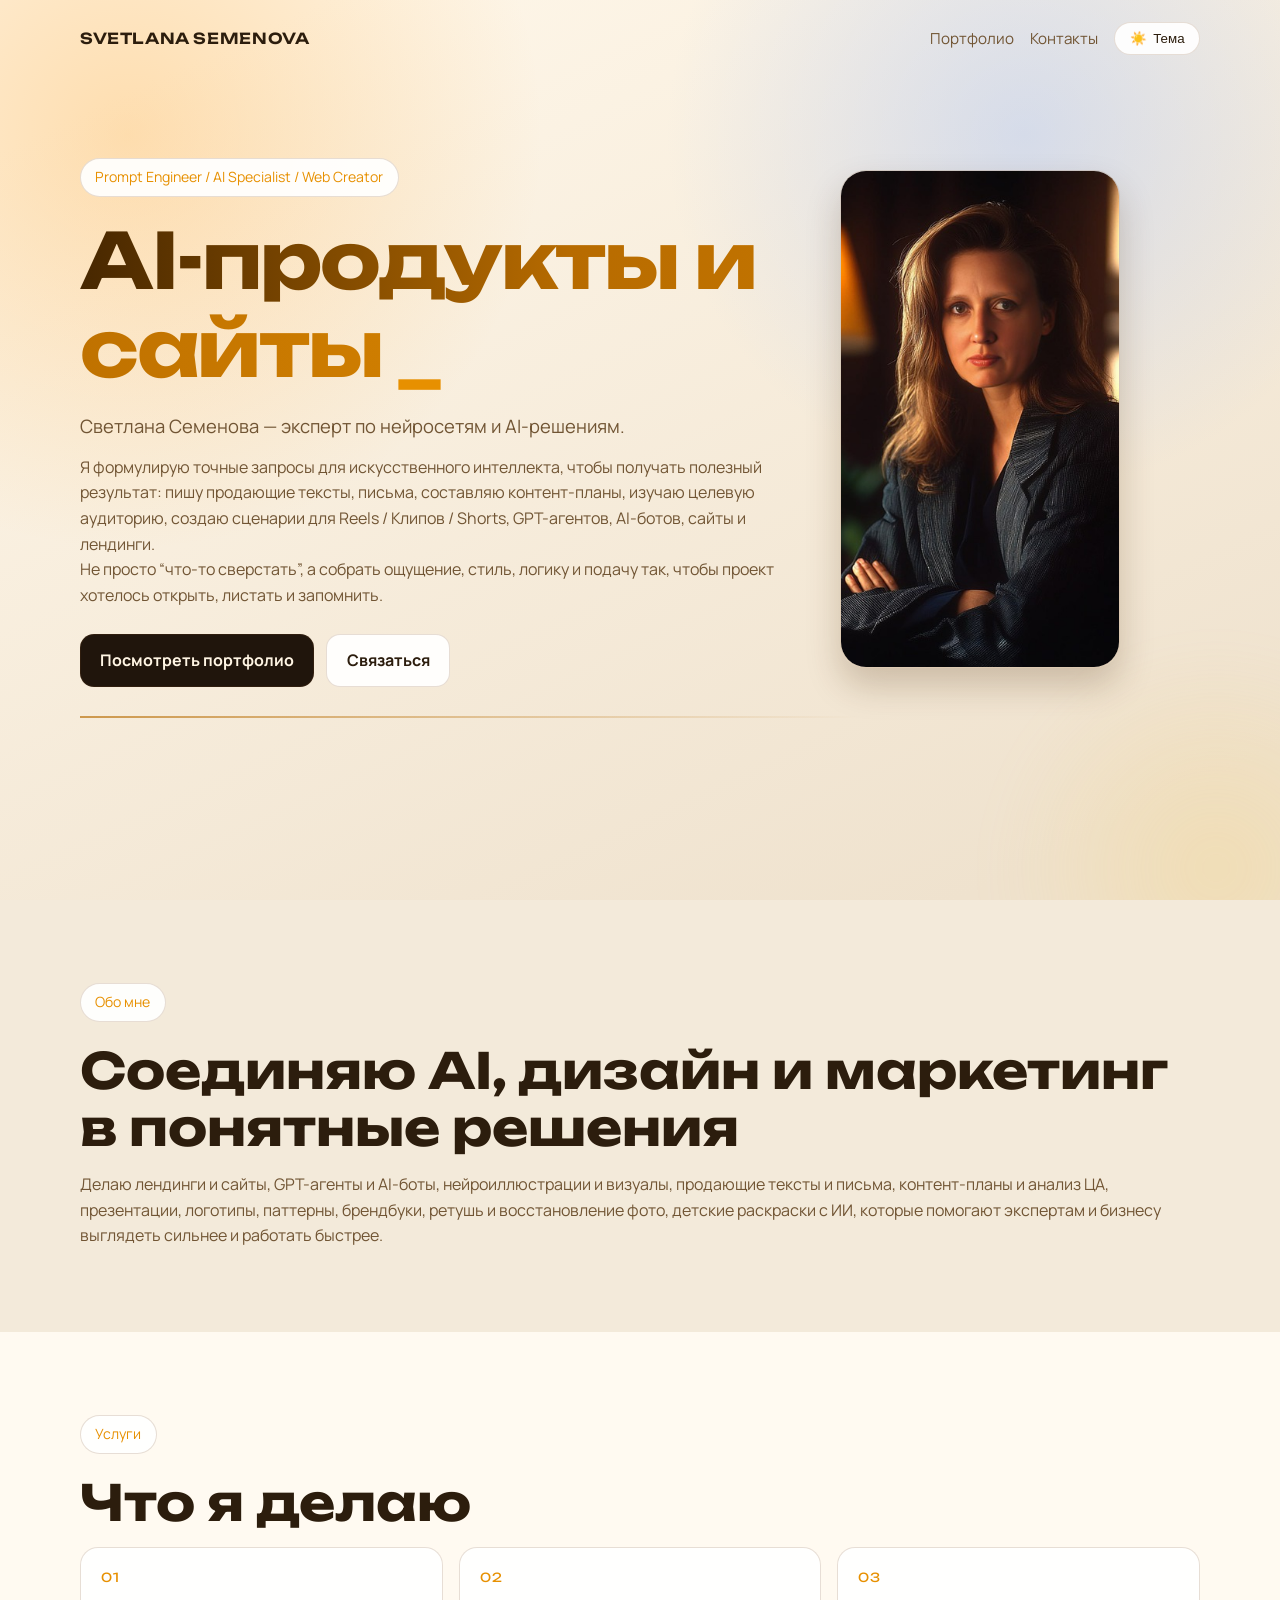
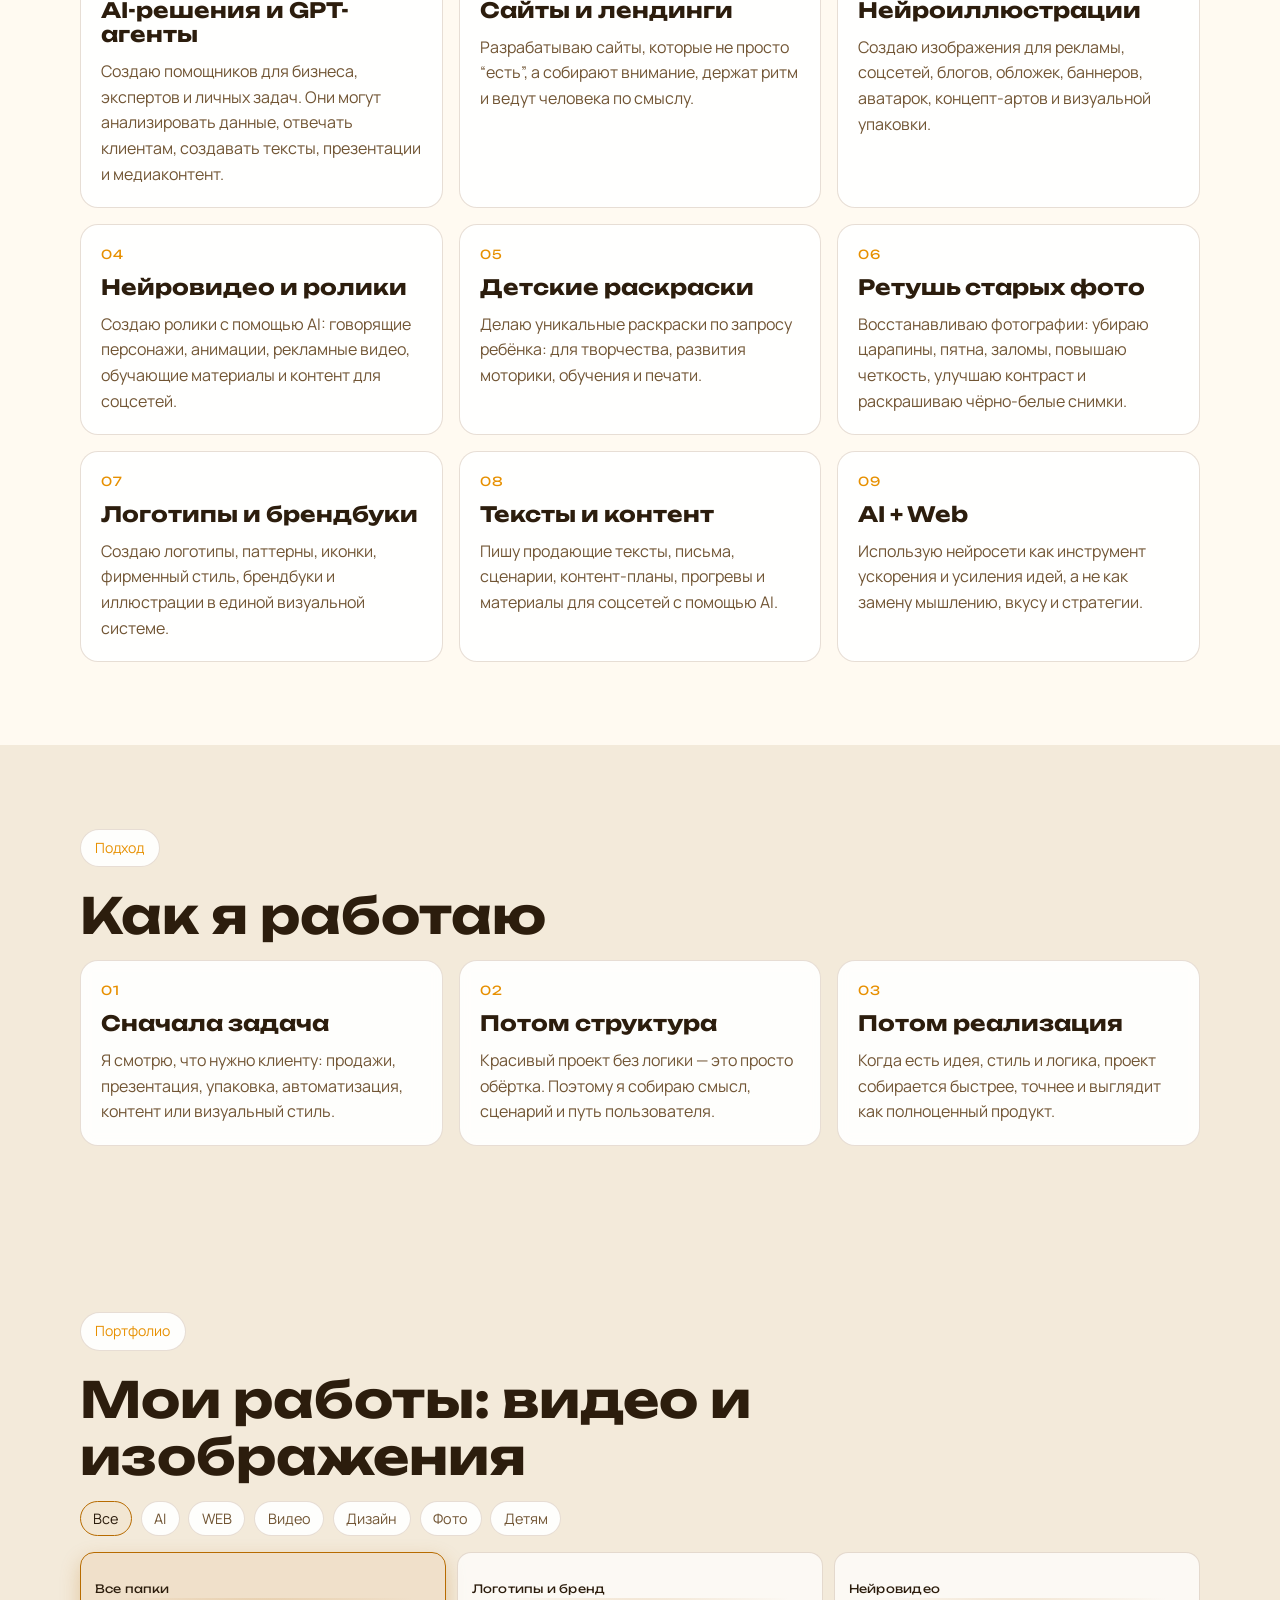
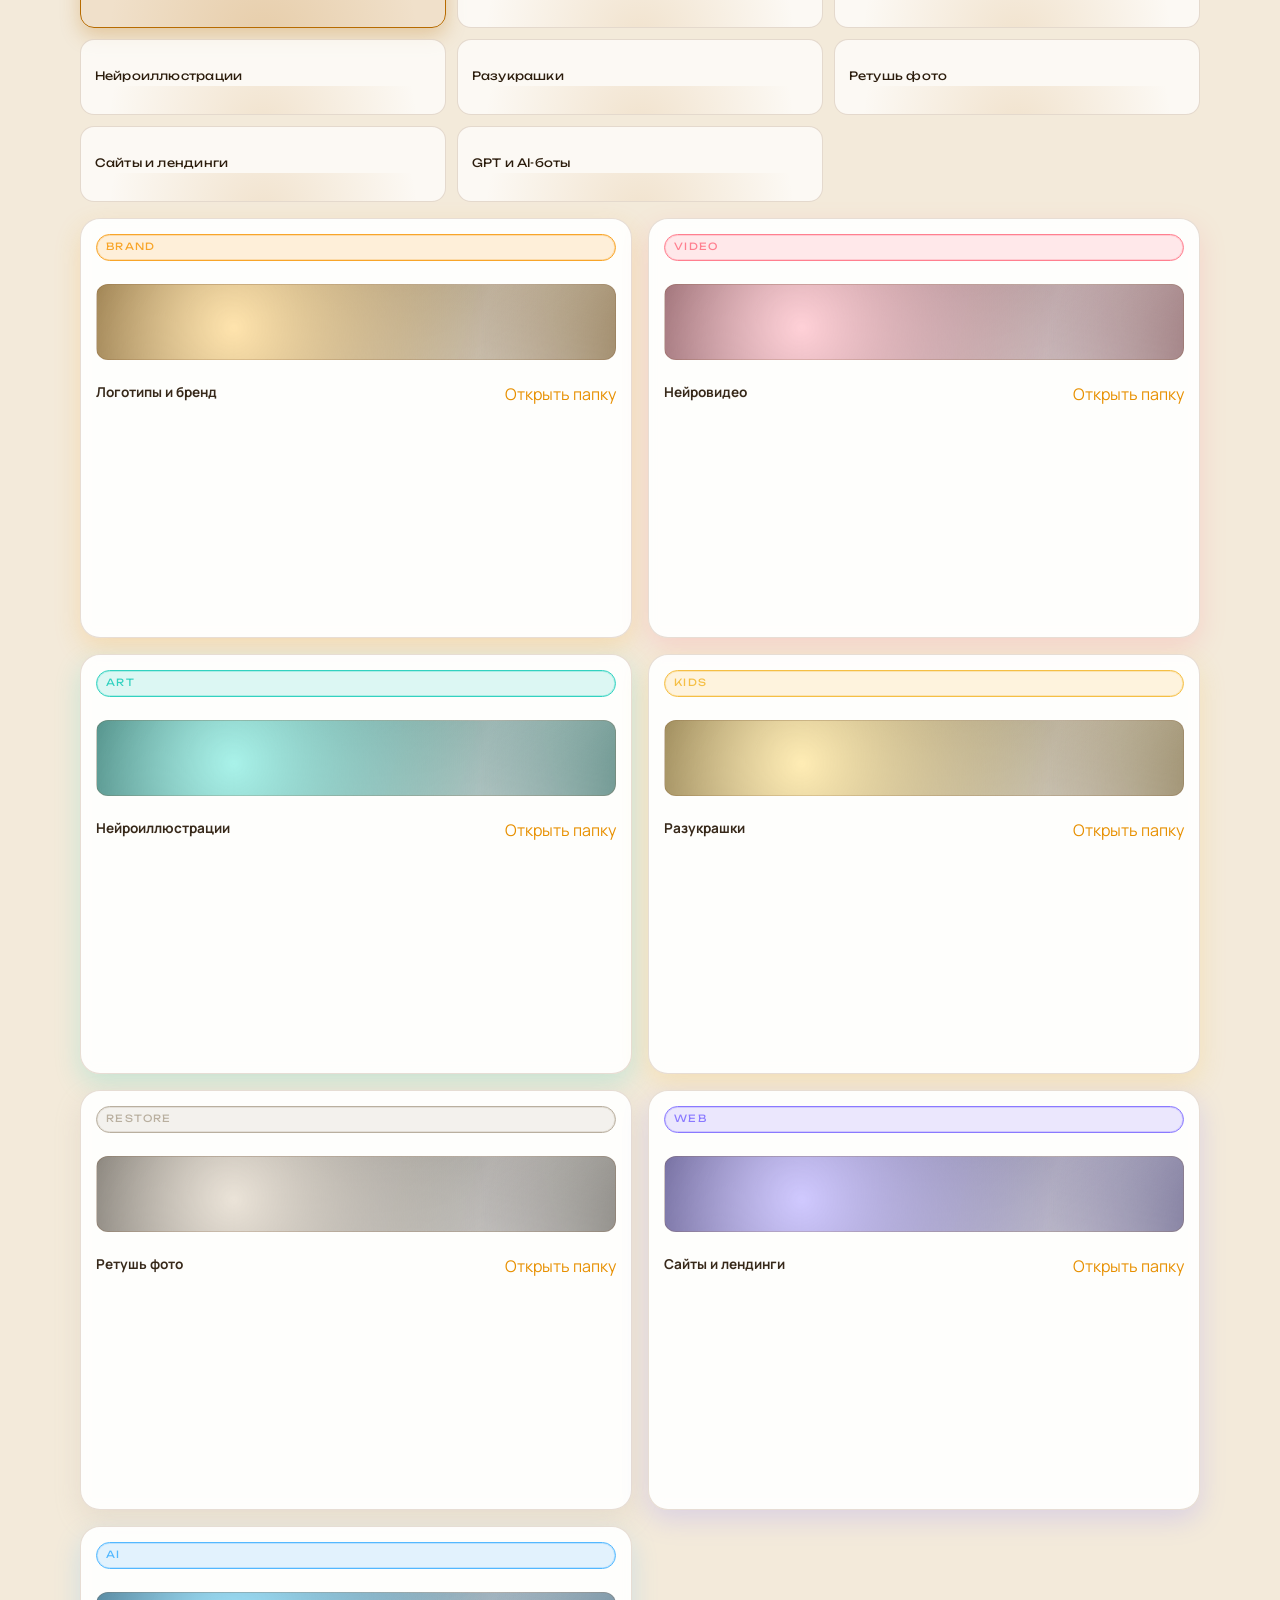
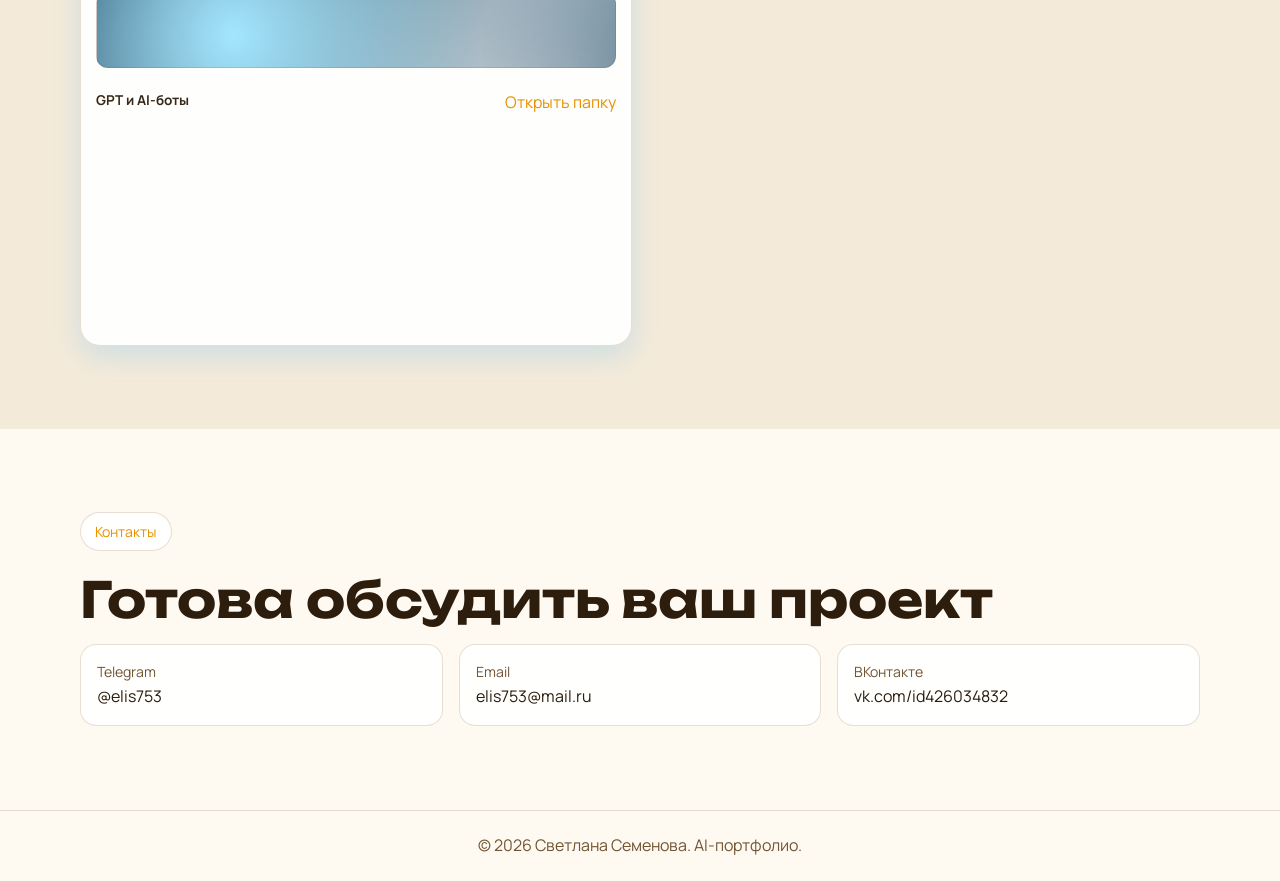
<file: index.html>
<!DOCTYPE html>
<html lang="ru">
<head>
  <meta charset="UTF-8" />
  <meta name="viewport" content="width=device-width, initial-scale=1.0" />
  <meta name="description" content="Портфолио Светланы Семеновой: AI-проекты, сайты, визуал, тексты и digital-решения." />
  <title>Светлана Семенова - AI-портфолио</title>
  <link rel="preconnect" href="https://fonts.googleapis.com" />
  <link rel="preconnect" href="https://fonts.gstatic.com" crossorigin />
  <link href="https://fonts.googleapis.com/css2?family=Manrope:wght@400;500;700;800&family=Unbounded:wght@400;600;700&display=swap" rel="stylesheet" />
  <link rel="stylesheet" href="./assets/styles.css" />
</head>
<body>
  <header class="hero" id="top">
    <div class="hero-overlay"></div>
    <nav class="nav container">
      <a class="brand" href="#top">Svetlana Semenova</a>
      <div class="nav-actions">
        <a href="#portfolio" class="nav-link">Портфолио</a>
        <a href="#contacts" class="nav-link">Контакты</a>
        <button class="theme-toggle" id="themeToggle" type="button" aria-label="Переключить тему">
          <span class="theme-toggle__icon" aria-hidden="true">🌙</span>
          <span class="theme-toggle__text">Тема</span>
        </button>
      </div>
    </nav>

    <div class="container hero-content reveal">
      <div class="hero-layout">
        <div class="hero-text">
          <p class="badge">Prompt Engineer / AI Specialist / Web Creator</p>
          <h1>
            <span class="gradient-text" id="heroTypingText"></span>
            <span class="hero-typing-cursor" id="heroTypingCursor">_</span>
          </h1>
          <p class="hero-subtitle">
            Светлана Семенова — эксперт по нейросетям и AI-решениям.
          </p>
          <p class="hero-description">
            Я формулирую точные запросы для искусственного интеллекта, чтобы получать полезный результат:
            пишу продающие тексты, письма, составляю контент-планы, изучаю целевую аудиторию,
            создаю сценарии для Reels / Клипов / Shorts, GPT-агентов, AI-ботов, сайты и лендинги.
          </p>
          <p class="hero-description">
            Не просто “что-то сверстать”, а собрать ощущение, стиль, логику и подачу так,
            чтобы проект хотелось открыть, листать и запомнить.
          </p>
          <div class="buttons">
            <a href="#portfolio" class="btn btn-primary">Посмотреть портфолио</a>
            <a href="#contacts" class="btn btn-secondary">Связаться</a>
          </div>
        </div>
        <figure class="hero-avatar-wrap">
          <img class="hero-avatar" id="heroAvatar" src="./аватар.jpg" alt="Аватар Светланы Семеновой" />
          <div class="hero-avatar-fallback" id="heroAvatarFallback" aria-hidden="true">SS</div>
        </figure>
      </div>
      <div class="hero-line" aria-hidden="true"></div>
    </div>
  </header>

  <main>
    <section class="section section-soft reveal" id="about">
      <div class="container">
        <p class="badge">Обо мне</p>
        <h2>Соединяю AI, дизайн и маркетинг в понятные решения</h2>
        <p>
          Делаю лендинги и сайты, GPT-агенты и AI-боты, нейроиллюстрации и визуалы,
          продающие тексты и письма, контент-планы и анализ ЦА, презентации,
          логотипы, паттерны, брендбуки, ретушь и восстановление фото,
          детские раскраски с ИИ, которые помогают экспертам и бизнесу
          выглядеть сильнее и работать быстрее.
        </p>
      </div>
    </section>

    <section class="section reveal" id="services">
      <div class="container">
        <p class="badge">Услуги</p>
        <h2>Что я делаю</h2>
        <div class="grid cards-3">
          <article class="card">
            <div class="card-number">01</div>
            <h3>AI-решения и GPT-агенты</h3>
            <p>
              Создаю помощников для бизнеса, экспертов и личных задач.
              Они могут анализировать данные, отвечать клиентам, создавать тексты,
              презентации и медиаконтент.
            </p>
          </article>
          <article class="card">
            <div class="card-number">02</div>
            <h3>Сайты и лендинги</h3>
            <p>
              Разрабатываю сайты, которые не просто “есть”, а собирают внимание,
              держат ритм и ведут человека по смыслу.
            </p>
          </article>
          <article class="card">
            <div class="card-number">03</div>
            <h3>Нейроиллюстрации</h3>
            <p>
              Создаю изображения для рекламы, соцсетей, блогов, обложек,
              баннеров, аватарок, концепт-артов и визуальной упаковки.
            </p>
          </article>
          <article class="card">
            <div class="card-number">04</div>
            <h3>Нейровидео и ролики</h3>
            <p>
              Создаю ролики с помощью AI: говорящие персонажи, анимации,
              рекламные видео, обучающие материалы и контент для соцсетей.
            </p>
          </article>
          <article class="card">
            <div class="card-number">05</div>
            <h3>Детские раскраски</h3>
            <p>
              Делаю уникальные раскраски по запросу ребёнка:
              для творчества, развития моторики, обучения и печати.
            </p>
          </article>
          <article class="card">
            <div class="card-number">06</div>
            <h3>Ретушь старых фото</h3>
            <p>
              Восстанавливаю фотографии: убираю царапины, пятна, заломы,
              повышаю четкость, улучшаю контраст и раскрашиваю чёрно-белые снимки.
            </p>
          </article>
          <article class="card">
            <div class="card-number">07</div>
            <h3>Логотипы и брендбуки</h3>
            <p>
              Создаю логотипы, паттерны, иконки, фирменный стиль,
              брендбуки и иллюстрации в единой визуальной системе.
            </p>
          </article>
          <article class="card">
            <div class="card-number">08</div>
            <h3>Тексты и контент</h3>
            <p>
              Пишу продающие тексты, письма, сценарии, контент-планы,
              прогревы и материалы для соцсетей с помощью AI.
            </p>
          </article>
          <article class="card">
            <div class="card-number">09</div>
            <h3>AI + Web</h3>
            <p>
              Использую нейросети как инструмент ускорения и усиления идей,
              а не как замену мышлению, вкусу и стратегии.
            </p>
          </article>
        </div>
      </div>
    </section>

    <section class="section section-soft reveal" id="approach">
      <div class="container">
        <p class="badge">Подход</p>
        <h2>Как я работаю</h2>
        <div class="grid cards-3">
          <article class="card">
            <div class="card-number">01</div>
            <h3>Сначала задача</h3>
            <p>
              Я смотрю, что нужно клиенту: продажи, презентация, упаковка,
              автоматизация, контент или визуальный стиль.
            </p>
          </article>
          <article class="card">
            <div class="card-number">02</div>
            <h3>Потом структура</h3>
            <p>
              Красивый проект без логики — это просто обёртка.
              Поэтому я собираю смысл, сценарий и путь пользователя.
            </p>
          </article>
          <article class="card">
            <div class="card-number">03</div>
            <h3>Потом реализация</h3>
            <p>
              Когда есть идея, стиль и логика, проект собирается быстрее,
              точнее и выглядит как полноценный продукт.
            </p>
          </article>
        </div>
      </div>
    </section>

    <section class="section section-soft" id="portfolio">
      <div class="container">
        <p class="badge">Портфолио</p>
        <h2>Мои работы: видео и изображения</h2>
        <div class="portfolio-filters" id="portfolioFilters" aria-label="Фильтры портфолио">
          <button class="filter-btn is-active" type="button" data-filter="all">Все</button>
          <button class="filter-btn" type="button" data-filter="ai">AI</button>
          <button class="filter-btn" type="button" data-filter="web">WEB</button>
          <button class="filter-btn" type="button" data-filter="video">Видео</button>
          <button class="filter-btn" type="button" data-filter="design">Дизайн</button>
          <button class="filter-btn" type="button" data-filter="photo">Фото</button>
          <button class="filter-btn" type="button" data-filter="kids">Детям</button>
        </div>
        <div class="portfolio-tabs" id="portfolioTabs" aria-label="Папки портфолио"></div>
        <div class="grid cards-2" id="portfolioItems"></div>
      </div>
    </section>

    <section class="section" id="contacts">
      <div class="container">
        <p class="badge">Контакты</p>
        <h2>Готова обсудить ваш проект</h2>
        <div class="contacts">
          <a class="contact-card" href="https://t.me/Elis753" target="_blank" rel="noreferrer">
            <span>Telegram</span>
            @elis753
          </a>
          <a class="contact-card" href="mailto:elis753@mail.ru">
            <span>Email</span>
            elis753@mail.ru
          </a>
          <a class="contact-card" href="https://vk.com/id426034832" target="_blank" rel="noreferrer">
            <span>ВКонтакте</span>
            vk.com/id426034832
          </a>
        </div>
      </div>
    </section>
  </main>

  <footer class="footer">
    <div class="container">
      <p>© 2026 Светлана Семенова. AI-портфолио.</p>
    </div>
  </footer>

  <div class="lightbox" id="lightbox" aria-hidden="true">
    <button class="lightbox-close" id="lightboxClose" type="button" aria-label="Закрыть просмотр">×</button>
    <img id="lightboxImage" alt="Просмотр изображения" />
  </div>

  <script src="./assets/portfolio-manifest.js"></script>
  <script src="./assets/main.js"></script>
</body>
</html>
</file>
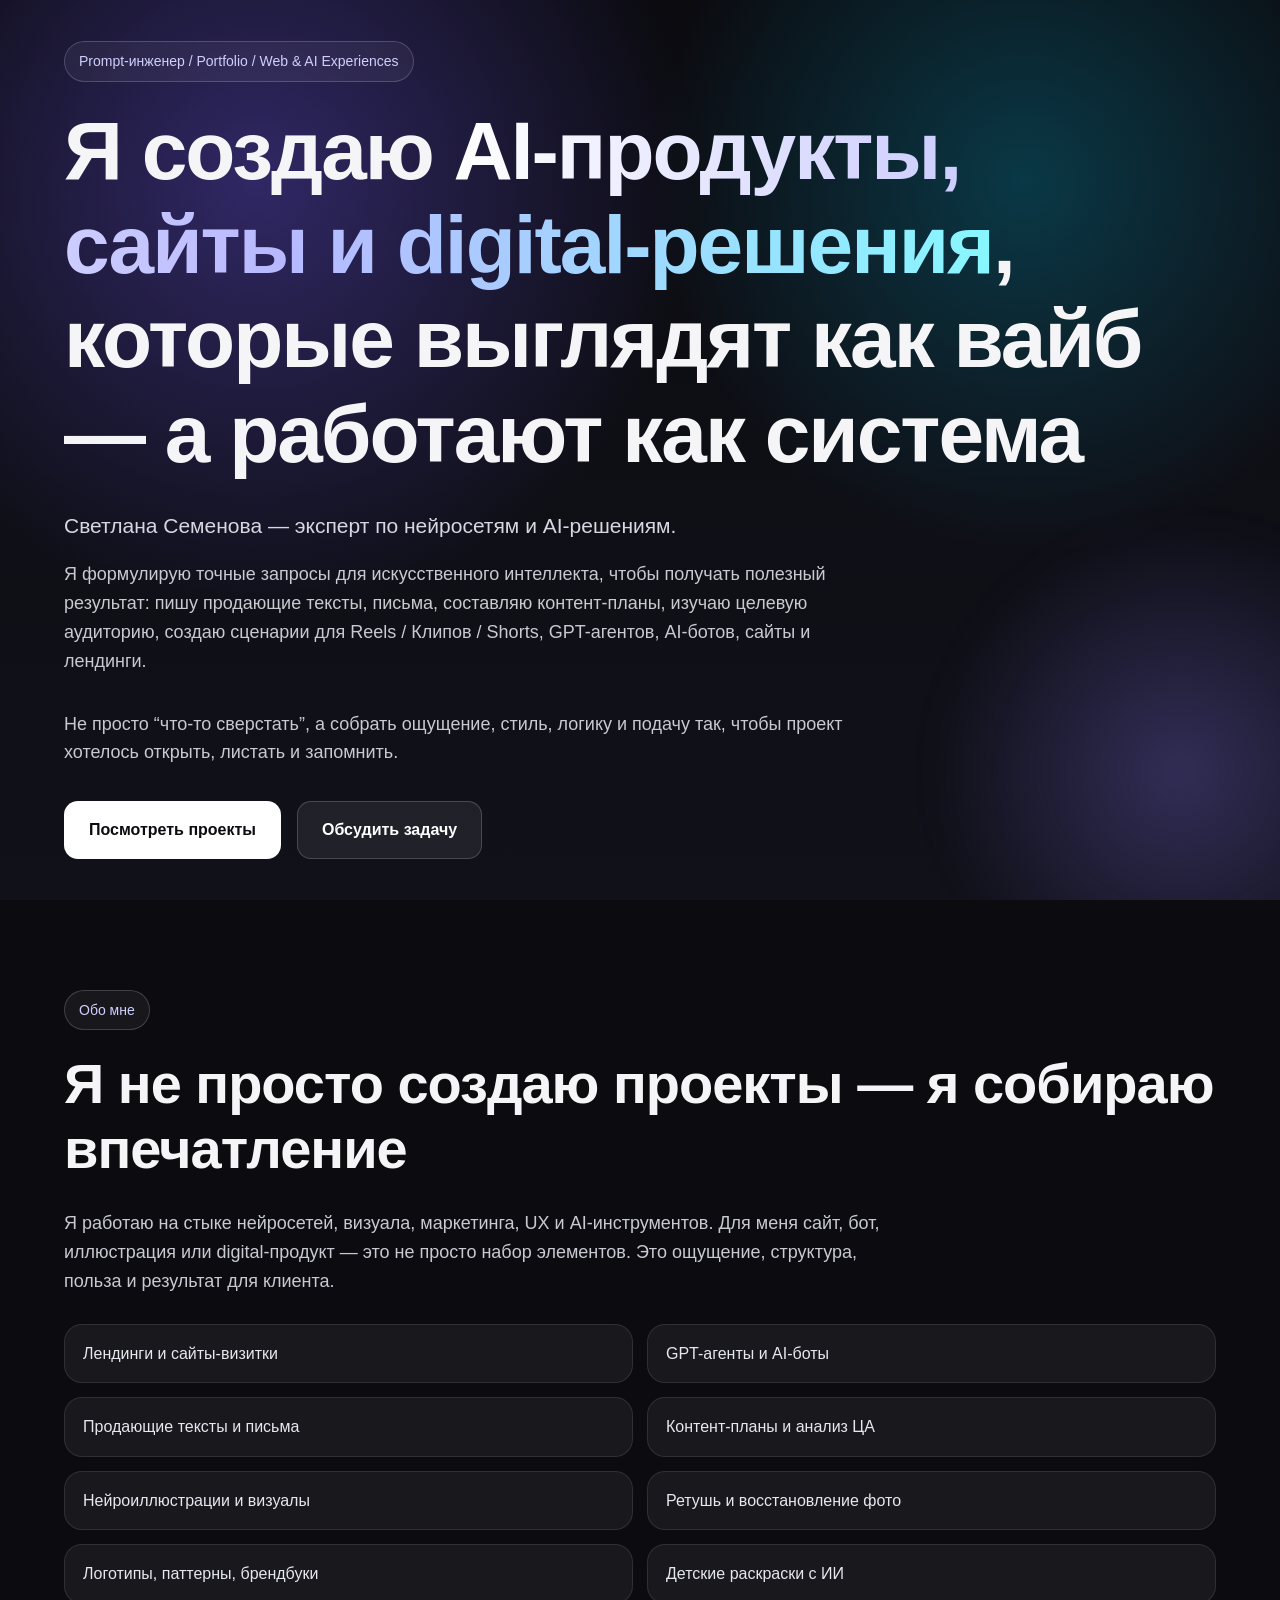
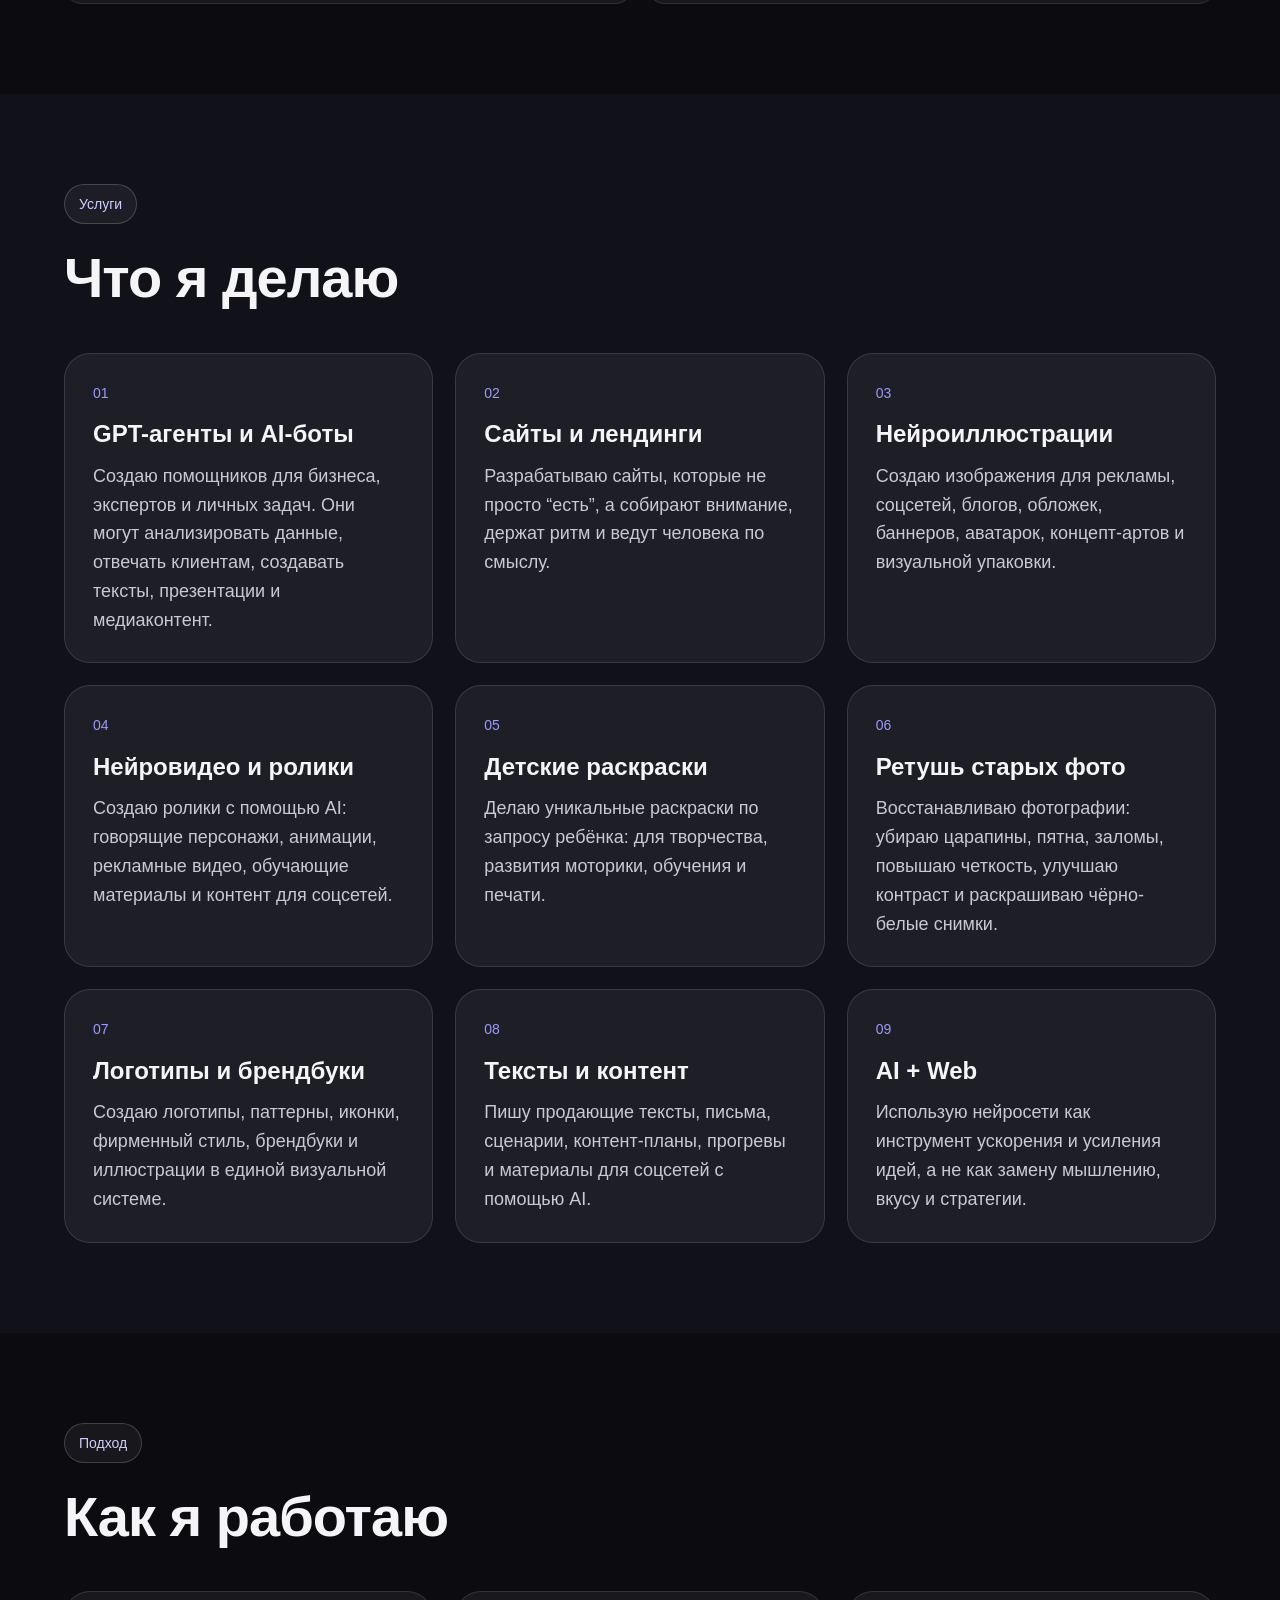
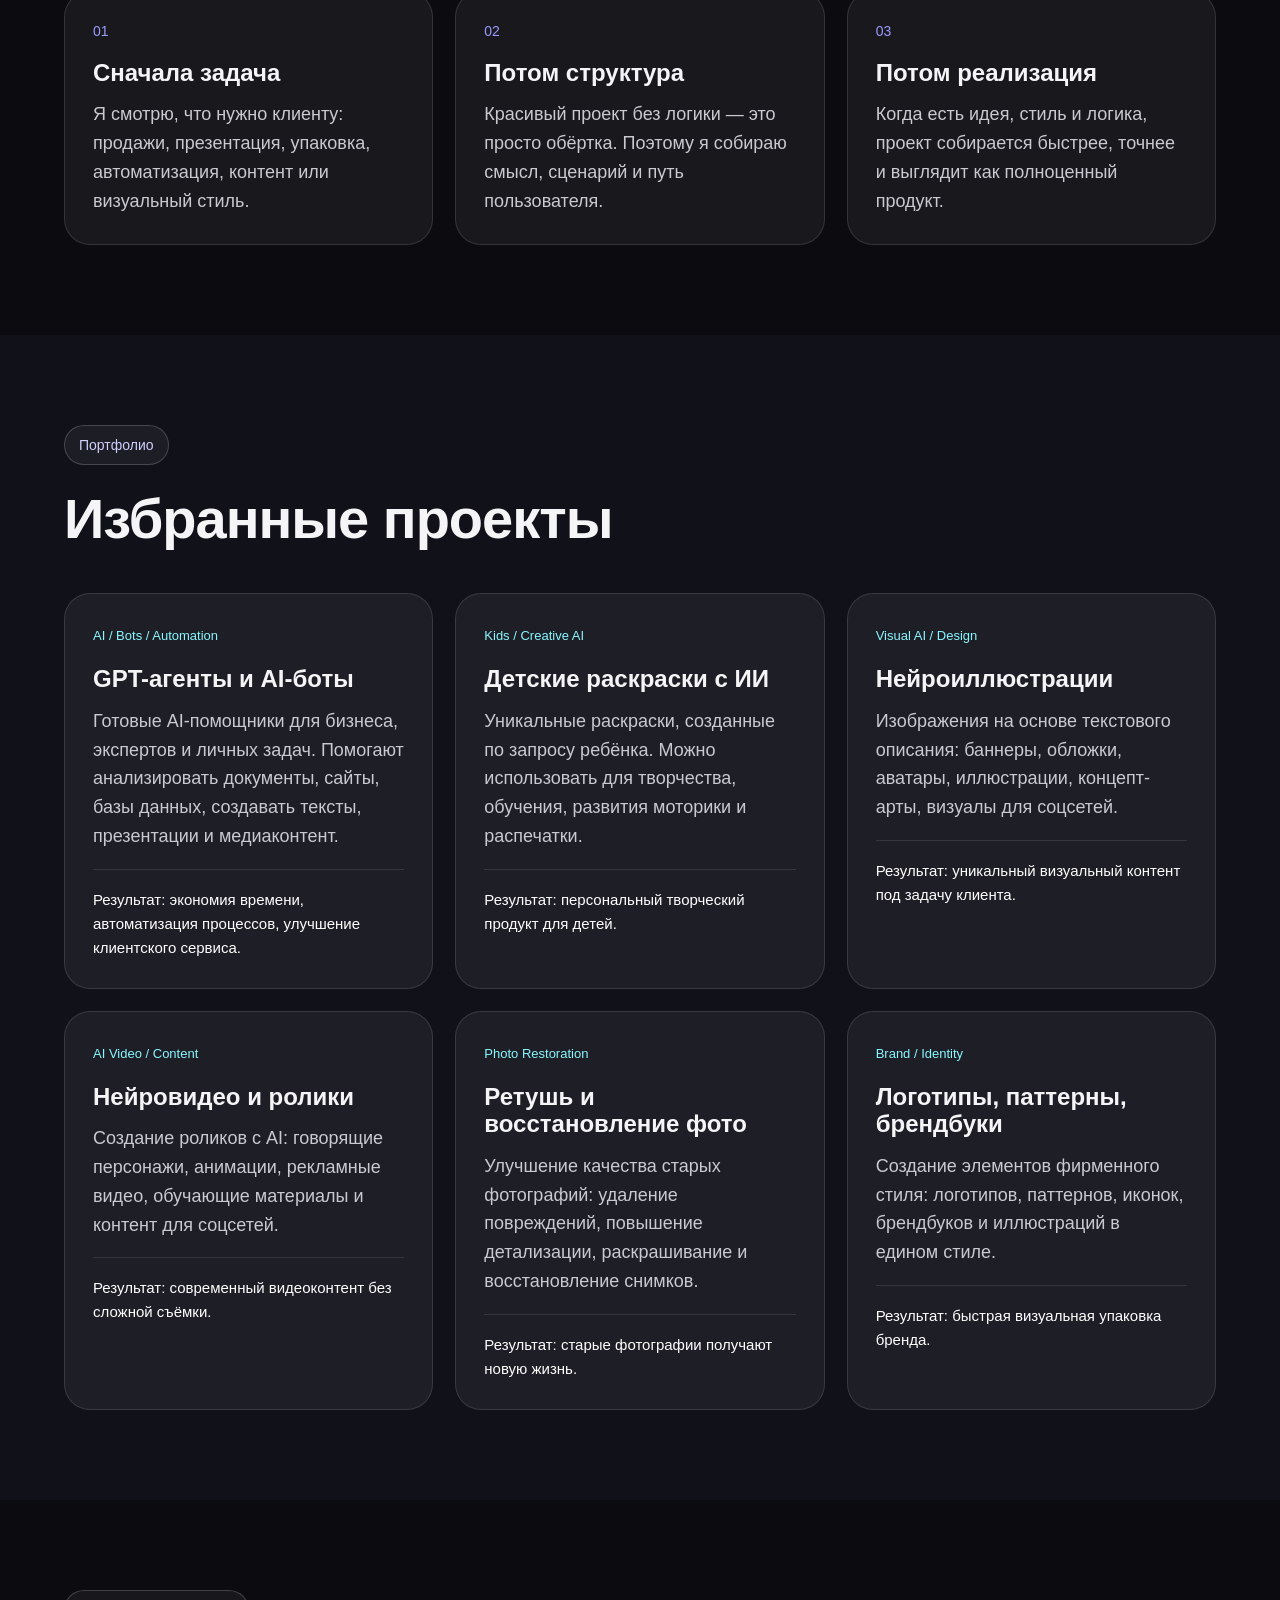
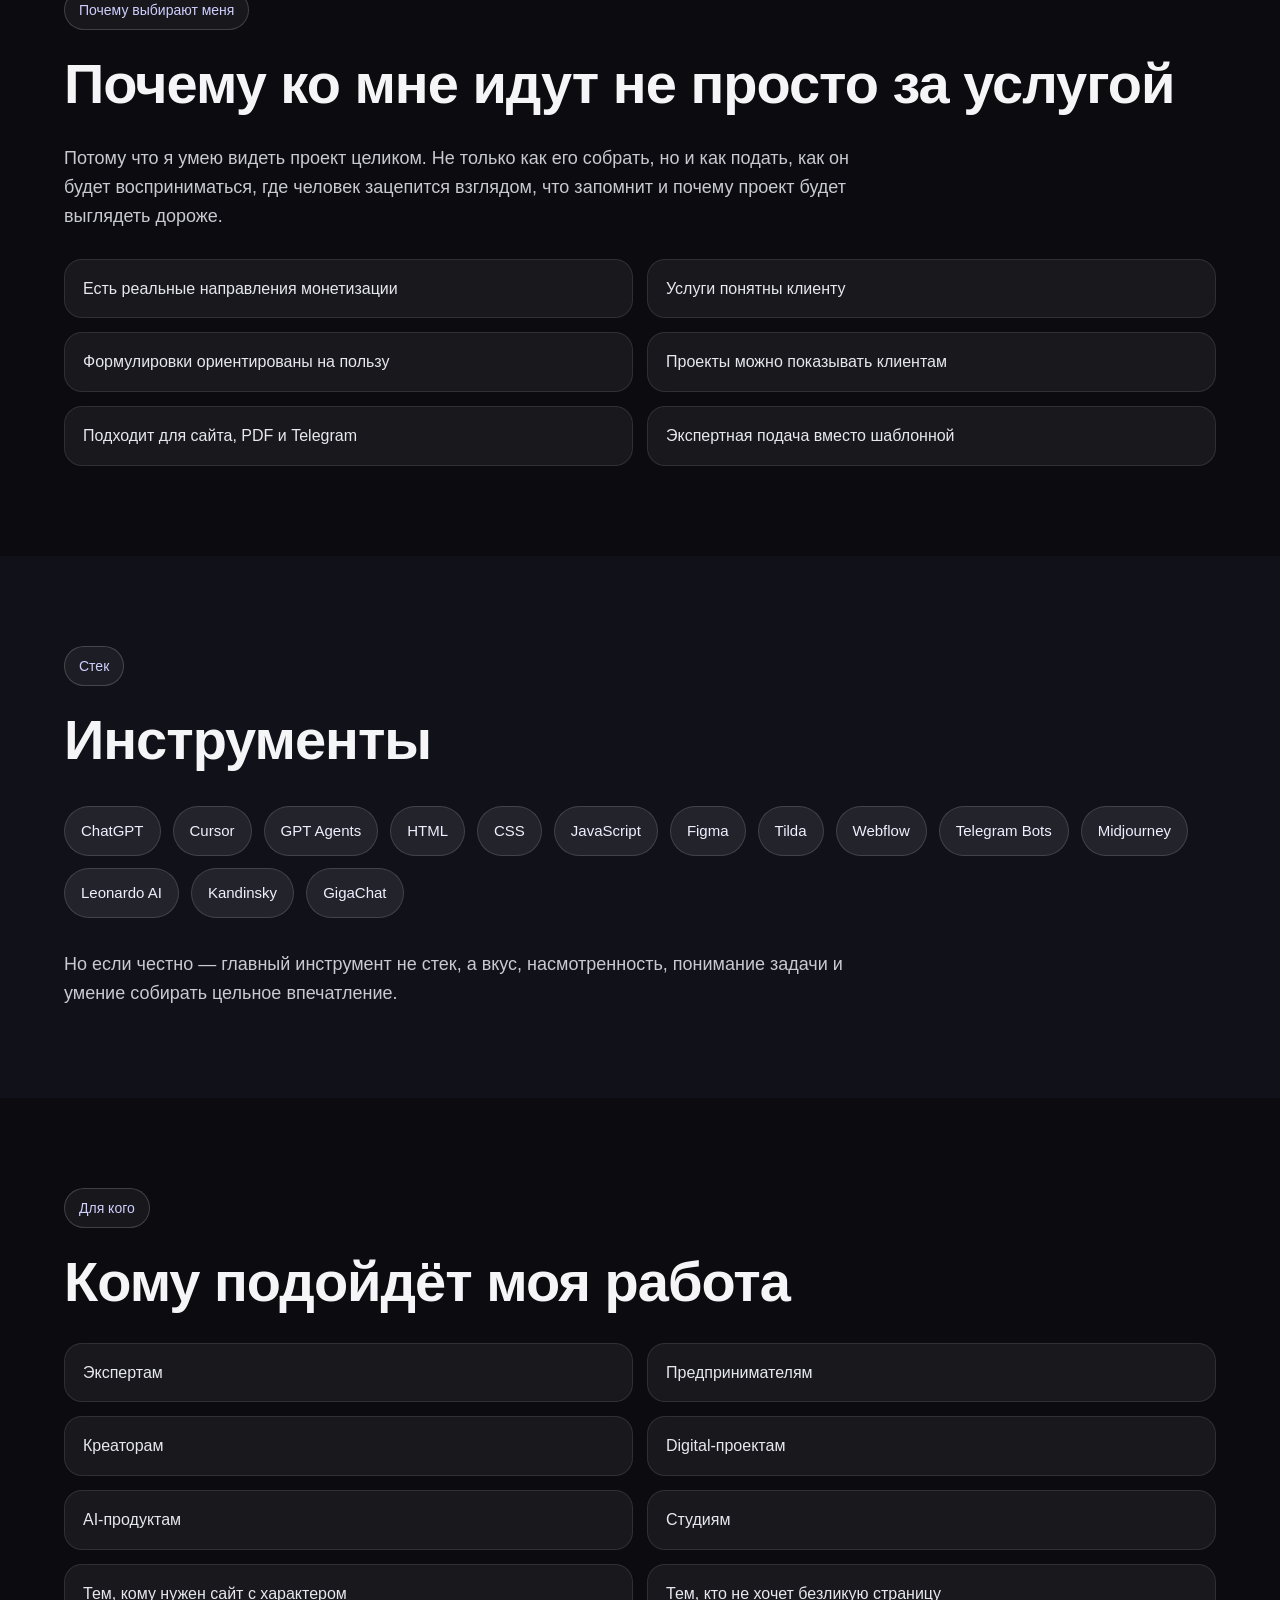
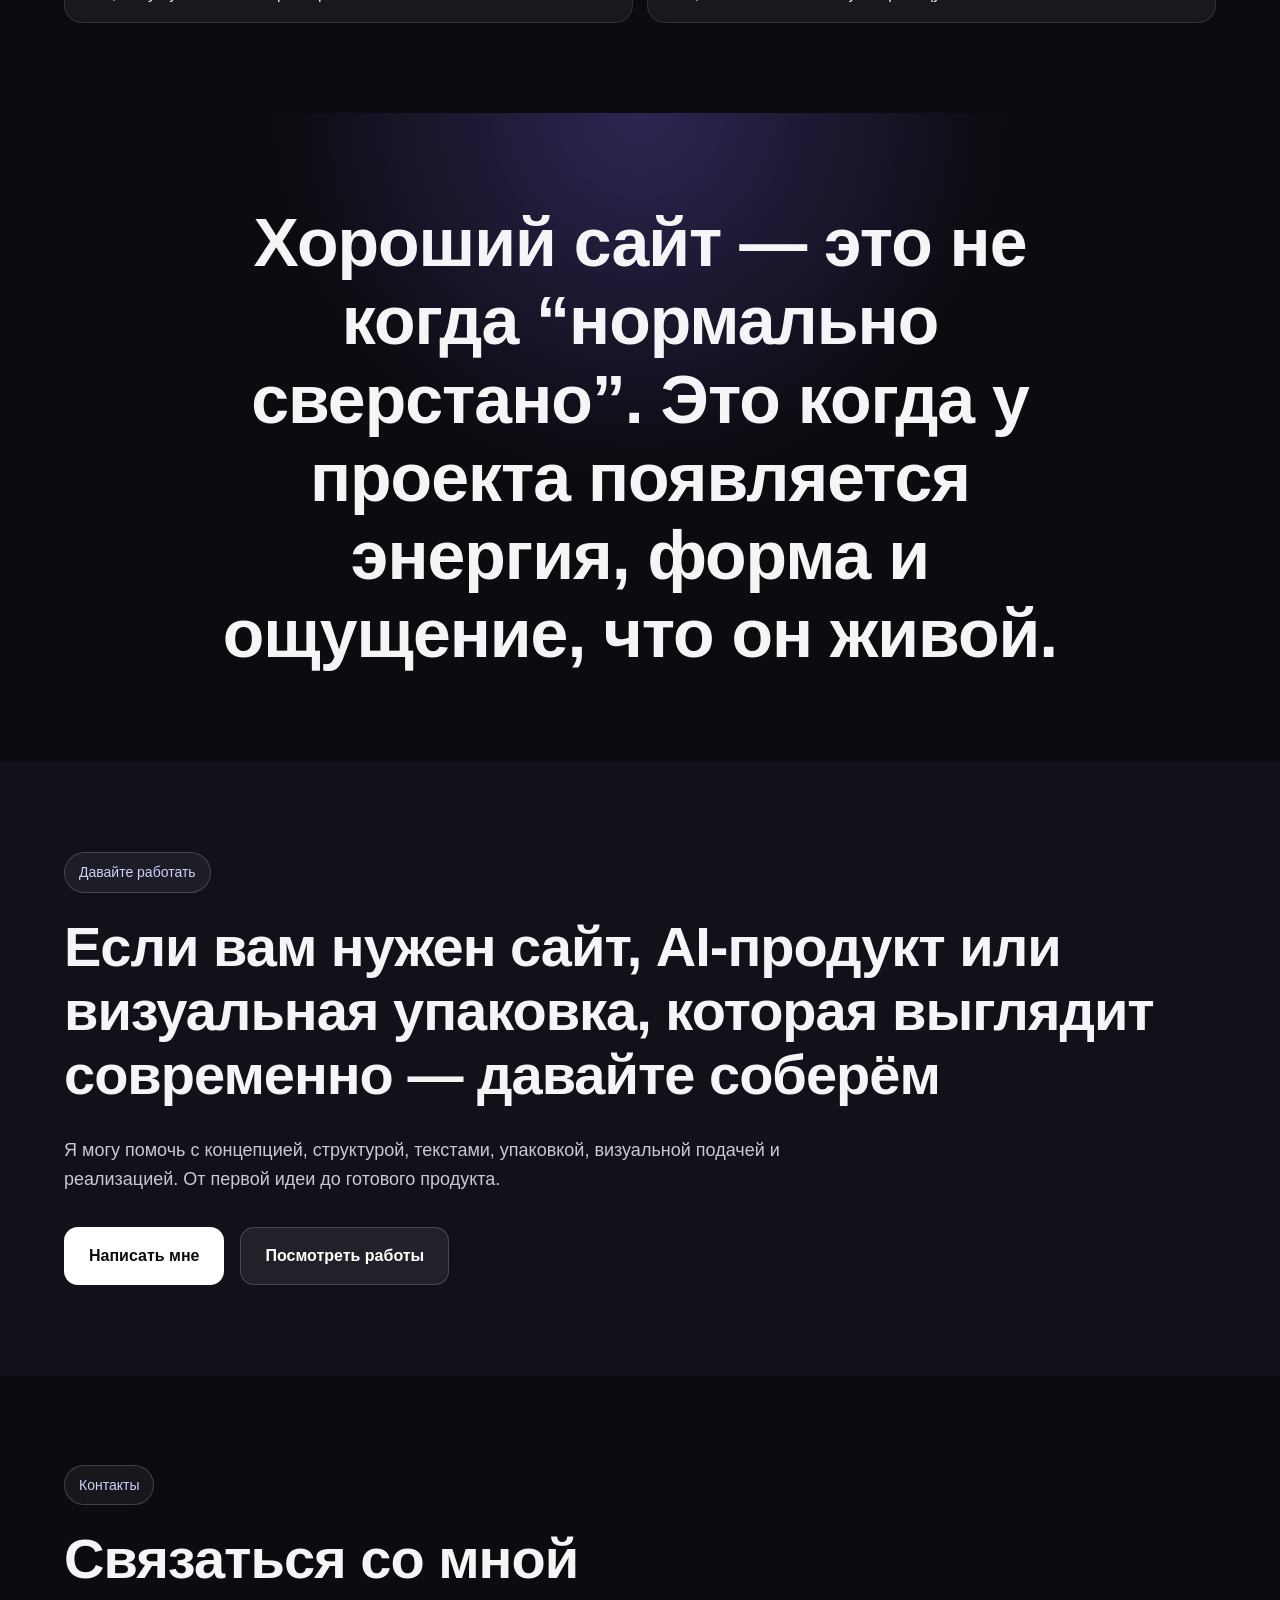
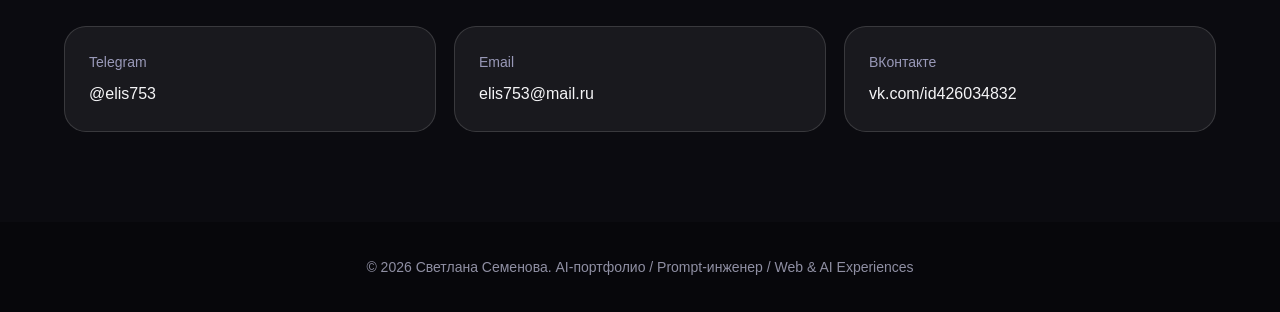
<file: Новый текстовый документ.html>
﻿<!DOCTYPE html>
<html lang="ru">
<head>
  <meta charset="UTF-8" />
  <meta name="viewport" content="width=device-width, initial-scale=1.0" />

  <title>Светлана Семенова — AI-портфолио</title>

  <style>
    /* =========================
       ОБЩИЕ НАСТРОЙКИ
    ========================= */

    * {
      margin: 0;
      padding: 0;
      box-sizing: border-box;
    }

    html {
      scroll-behavior: smooth;
    }

    body {
      font-family: Arial, sans-serif;
      background: #0b0b10;
      color: #f5f5f7;
      line-height: 1.6;
    }

    a {
      color: inherit;
      text-decoration: none;
    }

    .container {
      width: 90%;
      max-width: 1180px;
      margin: 0 auto;
    }

    section {
      padding: 90px 0;
    }

    .badge {
      display: inline-block;
      padding: 8px 14px;
      border: 1px solid rgba(255,255,255,0.18);
      border-radius: 999px;
      color: #cfcfff;
      font-size: 14px;
      margin-bottom: 22px;
      background: rgba(255,255,255,0.05);
    }

    h1, h2, h3 {
      line-height: 1.15;
    }

    h1 {
      font-size: clamp(42px, 7vw, 82px);
      margin-bottom: 28px;
      letter-spacing: -2px;
    }

    h2 {
      font-size: clamp(32px, 5vw, 56px);
      margin-bottom: 28px;
      letter-spacing: -1px;
    }

    h3 {
      font-size: 24px;
      margin-bottom: 14px;
    }

    p {
      color: #c9c9d1;
      font-size: 18px;
      max-width: 820px;
    }

    .gradient-text {
      background: linear-gradient(90deg, #ffffff, #b8b8ff, #88f7ff);
      -webkit-background-clip: text;
      -webkit-text-fill-color: transparent;
    }

    /* =========================
       HERO
    ========================= */

    .hero {
      min-height: 100vh;
      display: flex;
      align-items: center;
      position: relative;
      overflow: hidden;
      background:
        radial-gradient(circle at 20% 20%, rgba(116, 91, 255, 0.35), transparent 35%),
        radial-gradient(circle at 80% 20%, rgba(0, 213, 255, 0.22), transparent 30%),
        linear-gradient(180deg, #0b0b10 0%, #11111a 100%);
    }

    .hero::after {
      content: "";
      position: absolute;
      width: 500px;
      height: 500px;
      right: -150px;
      bottom: -120px;
      background: radial-gradient(circle, rgba(142, 124, 255, 0.28), transparent 70%);
      filter: blur(20px);
    }

    .hero-content {
      position: relative;
      z-index: 2;
    }

    .hero-subtitle {
      font-size: 21px;
      color: #d7d7e2;
      margin-bottom: 18px;
    }

    .hero-description {
      margin-bottom: 34px;
    }

    .buttons {
      display: flex;
      gap: 16px;
      flex-wrap: wrap;
      margin-top: 34px;
    }

    .btn {
      display: inline-block;
      padding: 15px 24px;
      border-radius: 14px;
      font-weight: 700;
      transition: 0.3s ease;
      border: 1px solid rgba(255,255,255,0.18);
    }

    .btn-primary {
      background: #ffffff;
      color: #0b0b10;
    }

    .btn-secondary {
      background: rgba(255,255,255,0.07);
      color: #ffffff;
    }

    .btn:hover {
      transform: translateY(-3px);
      box-shadow: 0 18px 40px rgba(0,0,0,0.35);
    }

    /* =========================
       БЛОКИ И КАРТОЧКИ
    ========================= */

    .section-dark {
      background: #0b0b10;
    }

    .section-soft {
      background: #11111a;
    }

    .grid {
      display: grid;
      grid-template-columns: repeat(3, 1fr);
      gap: 22px;
      margin-top: 42px;
    }

    .card {
      background: rgba(255,255,255,0.055);
      border: 1px solid rgba(255,255,255,0.12);
      border-radius: 26px;
      padding: 28px;
      transition: 0.3s ease;
      min-height: 230px;
    }

    .card:hover {
      transform: translateY(-6px);
      background: rgba(255,255,255,0.085);
      border-color: rgba(180,180,255,0.45);
    }

    .card-number {
      font-size: 14px;
      color: #9b9bff;
      margin-bottom: 16px;
    }

    .list {
      margin-top: 28px;
      display: grid;
      grid-template-columns: repeat(2, 1fr);
      gap: 14px;
    }

    .list-item {
      padding: 16px 18px;
      background: rgba(255,255,255,0.055);
      border: 1px solid rgba(255,255,255,0.1);
      border-radius: 18px;
      color: #e7e7ef;
    }

    /* =========================
       ПРОЕКТЫ
    ========================= */

    .project-card {
      min-height: 280px;
    }

    .project-tag {
      display: inline-block;
      margin-bottom: 18px;
      font-size: 13px;
      color: #88f7ff;
    }

    .project-result {
      margin-top: 18px;
      padding-top: 18px;
      border-top: 1px solid rgba(255,255,255,0.1);
      font-size: 15px;
      color: #ffffff;
    }

    /* =========================
       СТЕК
    ========================= */

    .tools {
      display: flex;
      flex-wrap: wrap;
      gap: 12px;
      margin-top: 34px;
    }

    .tool {
      padding: 12px 16px;
      border-radius: 999px;
      background: rgba(255,255,255,0.08);
      border: 1px solid rgba(255,255,255,0.14);
      color: #efefff;
      font-size: 15px;
    }

    /* =========================
       МАНИФЕСТ
    ========================= */

    .manifest {
      background:
        radial-gradient(circle at 50% 0%, rgba(132, 108, 255, 0.28), transparent 40%),
        #0b0b10;
      text-align: center;
    }

    .manifest h2 {
      max-width: 920px;
      margin: 0 auto;
      font-size: clamp(34px, 6vw, 68px);
    }

    /* =========================
       КОНТАКТЫ
    ========================= */

    .contacts {
      display: grid;
      grid-template-columns: repeat(3, 1fr);
      gap: 18px;
      margin-top: 34px;
    }

    .contact-card {
      padding: 24px;
      border-radius: 22px;
      background: rgba(255,255,255,0.06);
      border: 1px solid rgba(255,255,255,0.14);
    }

    .contact-card span {
      display: block;
      color: #9999b8;
      font-size: 14px;
      margin-bottom: 8px;
    }

    footer {
      padding: 34px 0;
      background: #07070b;
      color: #8f8fa3;
      text-align: center;
      font-size: 14px;
    }

    /* =========================
       АДАПТИВ
    ========================= */

    @media (max-width: 900px) {
      .grid {
        grid-template-columns: 1fr 1fr;
      }

      .contacts {
        grid-template-columns: 1fr;
      }
    }

    @media (max-width: 640px) {
      section {
        padding: 70px 0;
      }

      .grid,
      .list {
        grid-template-columns: 1fr;
      }

      .hero {
        padding: 80px 0;
      }

      .buttons {
        flex-direction: column;
      }

      .btn {
        width: 100%;
        text-align: center;
      }
    }
  </style>
</head>

<body>

  <!-- =========================
       ПЕРВЫЙ ЭКРАН
  ========================== -->

  <header class="hero">
    <div class="container hero-content">
      <div class="badge">Prompt-инженер / Portfolio / Web & AI Experiences</div>

      <h1>
        Я создаю <span class="gradient-text">AI-продукты, сайты и digital-решения</span>, которые выглядят как вайб — а работают как система
      </h1>

      <p class="hero-subtitle">
        Светлана Семенова — эксперт по нейросетям и AI-решениям.
      </p>

      <p class="hero-description">
        Я формулирую точные запросы для искусственного интеллекта, чтобы получать полезный результат:
        пишу продающие тексты, письма, составляю контент-планы, изучаю целевую аудиторию,
        создаю сценарии для Reels / Клипов / Shorts, GPT-агентов, AI-ботов, сайты и лендинги.
      </p>

      <p>
        Не просто “что-то сверстать”, а собрать ощущение, стиль, логику и подачу так,
        чтобы проект хотелось открыть, листать и запомнить.
      </p>

      <div class="buttons">
        <a href="#projects" class="btn btn-primary">Посмотреть проекты</a>
        <a href="#contacts" class="btn btn-secondary">Обсудить задачу</a>
      </div>
    </div>
  </header>

  <!-- =========================
       ОБО МНЕ
  ========================== -->

  <section class="section-dark" id="about">
    <div class="container">
      <div class="badge">Обо мне</div>

      <h2>Я не просто создаю проекты — я собираю впечатление</h2>

      <p>
        Я работаю на стыке нейросетей, визуала, маркетинга, UX и AI-инструментов.
        Для меня сайт, бот, иллюстрация или digital-продукт — это не просто набор элементов.
        Это ощущение, структура, польза и результат для клиента.
      </p>

      <div class="list">
        <div class="list-item">Лендинги и сайты-визитки</div>
        <div class="list-item">GPT-агенты и AI-боты</div>
        <div class="list-item">Продающие тексты и письма</div>
        <div class="list-item">Контент-планы и анализ ЦА</div>
        <div class="list-item">Нейроиллюстрации и визуалы</div>
        <div class="list-item">Ретушь и восстановление фото</div>
        <div class="list-item">Логотипы, паттерны, брендбуки</div>
        <div class="list-item">Детские раскраски с ИИ</div>
      </div>
    </div>
  </section>

  <!-- =========================
       ЧТО Я ДЕЛАЮ
  ========================== -->

  <section class="section-soft" id="services">
    <div class="container">
      <div class="badge">Услуги</div>

      <h2>Что я делаю</h2>

      <div class="grid">
        <div class="card">
          <div class="card-number">01</div>
          <h3>GPT-агенты и AI-боты</h3>
          <p>
            Создаю помощников для бизнеса, экспертов и личных задач.
            Они могут анализировать данные, отвечать клиентам, создавать тексты,
            презентации и медиаконтент.
          </p>
        </div>

        <div class="card">
          <div class="card-number">02</div>
          <h3>Сайты и лендинги</h3>
          <p>
            Разрабатываю сайты, которые не просто “есть”, а собирают внимание,
            держат ритм и ведут человека по смыслу.
          </p>
        </div>

        <div class="card">
          <div class="card-number">03</div>
          <h3>Нейроиллюстрации</h3>
          <p>
            Создаю изображения для рекламы, соцсетей, блогов, обложек,
            баннеров, аватарок, концепт-артов и визуальной упаковки.
          </p>
        </div>

        <div class="card">
          <div class="card-number">04</div>
          <h3>Нейровидео и ролики</h3>
          <p>
            Создаю ролики с помощью AI: говорящие персонажи, анимации,
            рекламные видео, обучающие материалы и контент для соцсетей.
          </p>
        </div>

        <div class="card">
          <div class="card-number">05</div>
          <h3>Детские раскраски</h3>
          <p>
            Делаю уникальные раскраски по запросу ребёнка:
            для творчества, развития моторики, обучения и печати.
          </p>
        </div>

        <div class="card">
          <div class="card-number">06</div>
          <h3>Ретушь старых фото</h3>
          <p>
            Восстанавливаю фотографии: убираю царапины, пятна, заломы,
            повышаю четкость, улучшаю контраст и раскрашиваю чёрно-белые снимки.
          </p>
        </div>

        <div class="card">
          <div class="card-number">07</div>
          <h3>Логотипы и брендбуки</h3>
          <p>
            Создаю логотипы, паттерны, иконки, фирменный стиль,
            брендбуки и иллюстрации в единой визуальной системе.
          </p>
        </div>

        <div class="card">
          <div class="card-number">08</div>
          <h3>Тексты и контент</h3>
          <p>
            Пишу продающие тексты, письма, сценарии, контент-планы,
            прогревы и материалы для соцсетей с помощью AI.
          </p>
        </div>

        <div class="card">
          <div class="card-number">09</div>
          <h3>AI + Web</h3>
          <p>
            Использую нейросети как инструмент ускорения и усиления идей,
            а не как замену мышлению, вкусу и стратегии.
          </p>
        </div>
      </div>
    </div>
  </section>

  <!-- =========================
       ПОДХОД
  ========================== -->

  <section class="section-dark" id="approach">
    <div class="container">
      <div class="badge">Подход</div>

      <h2>Как я работаю</h2>

      <div class="grid">
        <div class="card">
          <div class="card-number">01</div>
          <h3>Сначала задача</h3>
          <p>
            Я смотрю, что нужно клиенту: продажи, презентация, упаковка,
            автоматизация, контент или визуальный стиль.
          </p>
        </div>

        <div class="card">
          <div class="card-number">02</div>
          <h3>Потом структура</h3>
          <p>
            Красивый проект без логики — это просто обёртка.
            Поэтому я собираю смысл, сценарий и путь пользователя.
          </p>
        </div>

        <div class="card">
          <div class="card-number">03</div>
          <h3>Потом реализация</h3>
          <p>
            Когда есть идея, стиль и логика, проект собирается быстрее,
            точнее и выглядит как полноценный продукт.
          </p>
        </div>
      </div>
    </div>
  </section>

  <!-- =========================
       ПРОЕКТЫ
  ========================== -->

  <section class="section-soft" id="projects">
    <div class="container">
      <div class="badge">Портфолио</div>

      <h2>Избранные проекты</h2>

      <div class="grid">
        <div class="card project-card">
          <span class="project-tag">AI / Bots / Automation</span>
          <h3>GPT-агенты и AI-боты</h3>
          <p>
            Готовые AI-помощники для бизнеса, экспертов и личных задач.
            Помогают анализировать документы, сайты, базы данных,
            создавать тексты, презентации и медиаконтент.
          </p>
          <div class="project-result">
            Результат: экономия времени, автоматизация процессов,
            улучшение клиентского сервиса.
          </div>
        </div>

        <div class="card project-card">
          <span class="project-tag">Kids / Creative AI</span>
          <h3>Детские раскраски с ИИ</h3>
          <p>
            Уникальные раскраски, созданные по запросу ребёнка.
            Можно использовать для творчества, обучения, развития моторики
            и распечатки.
          </p>
          <div class="project-result">
            Результат: персональный творческий продукт для детей.
          </div>
        </div>

        <div class="card project-card">
          <span class="project-tag">Visual AI / Design</span>
          <h3>Нейроиллюстрации</h3>
          <p>
            Изображения на основе текстового описания:
            баннеры, обложки, аватары, иллюстрации, концепт-арты,
            визуалы для соцсетей.
          </p>
          <div class="project-result">
            Результат: уникальный визуальный контент под задачу клиента.
          </div>
        </div>

        <div class="card project-card">
          <span class="project-tag">AI Video / Content</span>
          <h3>Нейровидео и ролики</h3>
          <p>
            Создание роликов с AI: говорящие персонажи, анимации,
            рекламные видео, обучающие материалы и контент для соцсетей.
          </p>
          <div class="project-result">
            Результат: современный видеоконтент без сложной съёмки.
          </div>
        </div>

        <div class="card project-card">
          <span class="project-tag">Photo Restoration</span>
          <h3>Ретушь и восстановление фото</h3>
          <p>
            Улучшение качества старых фотографий:
            удаление повреждений, повышение детализации,
            раскрашивание и восстановление снимков.
          </p>
          <div class="project-result">
            Результат: старые фотографии получают новую жизнь.
          </div>
        </div>

        <div class="card project-card">
          <span class="project-tag">Brand / Identity</span>
          <h3>Логотипы, паттерны, брендбуки</h3>
          <p>
            Создание элементов фирменного стиля:
            логотипов, паттернов, иконок, брендбуков
            и иллюстраций в едином стиле.
          </p>
          <div class="project-result">
            Результат: быстрая визуальная упаковка бренда.
          </div>
        </div>
      </div>
    </div>
  </section>

  <!-- =========================
       ПОЧЕМУ СО МНОЙ
  ========================== -->

  <section class="section-dark" id="why">
    <div class="container">
      <div class="badge">Почему выбирают меня</div>

      <h2>Почему ко мне идут не просто за услугой</h2>

      <p>
        Потому что я умею видеть проект целиком.
        Не только как его собрать, но и как подать, как он будет восприниматься,
        где человек зацепится взглядом, что запомнит и почему проект будет выглядеть дороже.
      </p>

      <div class="list">
        <div class="list-item">Есть реальные направления монетизации</div>
        <div class="list-item">Услуги понятны клиенту</div>
        <div class="list-item">Формулировки ориентированы на пользу</div>
        <div class="list-item">Проекты можно показывать клиентам</div>
        <div class="list-item">Подходит для сайта, PDF и Telegram</div>
        <div class="list-item">Экспертная подача вместо шаблонной</div>
      </div>
    </div>
  </section>

  <!-- =========================
       ИНСТРУМЕНТЫ
  ========================== -->

  <section class="section-soft" id="tools">
    <div class="container">
      <div class="badge">Стек</div>

      <h2>Инструменты</h2>

      <div class="tools">
        <div class="tool">ChatGPT</div>
        <div class="tool">Cursor</div>
        <div class="tool">GPT Agents</div>
        <div class="tool">HTML</div>
        <div class="tool">CSS</div>
        <div class="tool">JavaScript</div>
        <div class="tool">Figma</div>
        <div class="tool">Tilda</div>
        <div class="tool">Webflow</div>
        <div class="tool">Telegram Bots</div>
        <div class="tool">Midjourney</div>
        <div class="tool">Leonardo AI</div>
        <div class="tool">Kandinsky</div>
        <div class="tool">GigaChat</div>
      </div>

      <p style="margin-top: 32px;">
        Но если честно — главный инструмент не стек, а вкус, насмотренность,
        понимание задачи и умение собирать цельное впечатление.
      </p>
    </div>
  </section>

  <!-- =========================
       ДЛЯ КОГО
  ========================== -->

  <section class="section-dark">
    <div class="container">
      <div class="badge">Для кого</div>

      <h2>Кому подойдёт моя работа</h2>

      <div class="list">
        <div class="list-item">Экспертам</div>
        <div class="list-item">Предпринимателям</div>
        <div class="list-item">Креаторам</div>
        <div class="list-item">Digital-проектам</div>
        <div class="list-item">AI-продуктам</div>
        <div class="list-item">Студиям</div>
        <div class="list-item">Тем, кому нужен сайт с характером</div>
        <div class="list-item">Тем, кто не хочет безликую страницу</div>
      </div>
    </div>
  </section>

  <!-- =========================
       МАНИФЕСТ
  ========================== -->

  <section class="manifest">
    <div class="container">
      <h2>
        Хороший сайт — это не когда “нормально сверстано”.
        Это когда у проекта появляется энергия, форма и ощущение, что он живой.
      </h2>
    </div>
  </section>

  <!-- =========================
       ФИНАЛЬНЫЙ CTA
  ========================== -->

  <section class="section-soft">
    <div class="container">
      <div class="badge">Давайте работать</div>

      <h2>Если вам нужен сайт, AI-продукт или визуальная упаковка, которая выглядит современно — давайте соберём</h2>

      <p>
        Я могу помочь с концепцией, структурой, текстами, упаковкой,
        визуальной подачей и реализацией. От первой идеи до готового продукта.
      </p>

      <div class="buttons">
        <a href="https://t.me/Elis753" class="btn btn-primary" target="_blank">Написать мне</a>
        <a href="#projects" class="btn btn-secondary">Посмотреть работы</a>
      </div>
    </div>
  </section>

  <!-- =========================
       КОНТАКТЫ
  ========================== -->

  <section class="section-dark" id="contacts">
    <div class="container">
      <div class="badge">Контакты</div>

      <h2>Связаться со мной</h2>

      <div class="contacts">
        <a class="contact-card" href="https://t.me/Elis753" target="_blank">
          <span>Telegram</span>
          @elis753
        </a>

        <a class="contact-card" href="mailto:elis753@mail.ru">
          <span>Email</span>
          elis753@mail.ru
        </a>

        <a class="contact-card" href="https://vk.com/id426034832" target="_blank">
          <span>ВКонтакте</span>
          vk.com/id426034832
        </a>
      </div>
    </div>
  </section>

  <footer>
    © 2026 Светлана Семенова. AI-портфолио / Prompt-инженер / Web & AI Experiences
  </footer>

</body>
</html>
</file>
<file: assets/styles.css>
:root {
  --bg: #09090b;
  --bg-soft: #121216;
  --surface: rgba(18, 20, 28, 0.8);
  --surface-border: rgba(239, 233, 208, 0.24);
  --text: #f7f2de;
  --text-muted: #c8c3ae;
  --accent: #f8a529;
  --accent-soft: #f6cf67;
  --button-main: #f8a529;
  --button-main-text: #1c1308;
  --shadow: rgba(0, 0, 0, 0.42);
  --hero-mesh:
    radial-gradient(circle at 10% 15%, rgba(248, 165, 41, 0.3), transparent 30%),
    radial-gradient(circle at 80% 15%, rgba(84, 121, 255, 0.22), transparent 28%),
    linear-gradient(150deg, #0b0b0f 10%, #191923 85%);
}

body.light-theme {
  --bg: #fffaf1;
  --bg-soft: #f3eada;
  --surface: rgba(255, 255, 255, 0.92);
  --surface-border: rgba(122, 76, 29, 0.18);
  --text: #2c1d0d;
  --text-muted: #715534;
  --accent: #b76b00;
  --accent-soft: #e79000;
  --button-main: #20150c;
  --button-main-text: #fff5e4;
  --shadow: rgba(73, 41, 10, 0.22);
  --hero-mesh:
    radial-gradient(circle at 10% 15%, rgba(255, 173, 63, 0.34), transparent 30%),
    radial-gradient(circle at 80% 15%, rgba(148, 184, 255, 0.35), transparent 28%),
    linear-gradient(155deg, #fef6e8 10%, #efe2ce 90%);
}

* {
  margin: 0;
  padding: 0;
  box-sizing: border-box;
}

html {
  scroll-behavior: smooth;
}

body {
  font-family: "Manrope", "Segoe UI", sans-serif;
  background: var(--bg);
  color: var(--text);
  line-height: 1.6;
  transition: background-color 0.3s ease, color 0.3s ease;
}

a {
  color: inherit;
  text-decoration: none;
}

.container {
  width: min(1120px, 92%);
  margin: 0 auto;
}

.hero {
  position: relative;
  min-height: 100vh;
  overflow: hidden;
  background: var(--hero-mesh);
}

.hero-overlay {
  position: absolute;
  right: -10rem;
  bottom: -12rem;
  width: 28rem;
  height: 28rem;
  border-radius: 50%;
  background: radial-gradient(circle, rgba(246, 207, 103, 0.24), transparent 70%);
  filter: blur(20px);
}

.nav {
  padding: 1.4rem 0;
  display: flex;
  align-items: center;
  justify-content: space-between;
  gap: 1rem;
  position: relative;
  z-index: 10;
}

.brand {
  font-family: "Unbounded", sans-serif;
  font-weight: 600;
  font-size: 0.95rem;
  letter-spacing: 0.04em;
  text-transform: uppercase;
}

.nav-actions {
  display: flex;
  align-items: center;
  gap: 1rem;
}

.nav-link {
  color: var(--text-muted);
  font-size: 0.95rem;
  transition: color 0.25s ease;
}

.nav-link:hover {
  color: var(--text);
}

.theme-toggle {
  border: 1px solid var(--surface-border);
  background: var(--surface);
  color: var(--text);
  border-radius: 999px;
  padding: 0.5rem 0.9rem;
  display: flex;
  align-items: center;
  gap: 0.4rem;
  cursor: pointer;
  transition: transform 0.2s ease, background-color 0.3s ease;
  backdrop-filter: blur(8px);
}

.theme-toggle:hover {
  transform: translateY(-2px);
}

.hero-content {
  position: relative;
  z-index: 2;
  padding: 5rem 0 6rem;
}

.hero-layout {
  display: grid;
  grid-template-columns: minmax(0, 1.3fr) minmax(260px, 360px);
  gap: 2.8rem;
  align-items: center;
}

.hero-text {
  min-width: 0;
}

.hero-avatar-wrap {
  margin: 0;
  justify-self: end;
  position: relative;
}

.hero-avatar {
  width: min(100%, 280px);
  aspect-ratio: 9 / 16;
  object-fit: cover;
  border-radius: 26px;
  border: 1px solid var(--surface-border);
  box-shadow: 0 18px 34px var(--shadow);
}

.hero-avatar-fallback {
  width: min(100%, 280px);
  aspect-ratio: 9 / 16;
  border-radius: 26px;
  border: 1px solid var(--surface-border);
  box-shadow: 0 18px 34px var(--shadow);
  display: none;
  align-items: center;
  justify-content: center;
  font-family: "Unbounded", sans-serif;
  font-size: clamp(1.8rem, 4.5vw, 2.6rem);
  letter-spacing: 0.08em;
  color: var(--text);
  background:
    radial-gradient(circle at 20% 25%, color-mix(in srgb, var(--accent) 36%, transparent), transparent 42%),
    radial-gradient(circle at 78% 70%, color-mix(in srgb, var(--accent-soft) 28%, transparent), transparent 46%),
    linear-gradient(145deg, color-mix(in srgb, var(--bg-soft) 55%, black), color-mix(in srgb, var(--surface) 80%, black));
}

.badge {
  display: inline-block;
  border: 1px solid var(--surface-border);
  background: var(--surface);
  color: var(--accent-soft);
  border-radius: 999px;
  padding: 0.45rem 0.9rem;
  margin-bottom: 1.25rem;
  font-size: 0.88rem;
}

h1,
h2,
h3 {
  font-family: "Unbounded", sans-serif;
  line-height: 1.15;
}

h1 {
  font-size: clamp(2.1rem, 6vw, 4.8rem);
  max-width: 19ch;
  letter-spacing: -0.03em;
  margin-bottom: 1.2rem;
}

h2 {
  font-size: clamp(1.8rem, 4.8vw, 3.1rem);
  margin-bottom: 1rem;
}

h3 {
  font-size: 1.32rem;
  margin-bottom: 0.8rem;
}

.gradient-text {
  background: linear-gradient(90deg, #ffd896, #f8a529, #ffe9bc);
  -webkit-background-clip: text;
  -webkit-text-fill-color: transparent;
}

.hero-typing-cursor {
  display: inline-block;
  margin-left: 0.2rem;
  color: var(--accent-soft);
  font-family: "Unbounded", sans-serif;
  animation: cursorBlink 0.5s ease-in-out infinite alternate;
}

body.light-theme .gradient-text {
  background: linear-gradient(90deg, #472700, #b76b00, #ce7d00);
  -webkit-background-clip: text;
  -webkit-text-fill-color: transparent;
}

.hero-subtitle,
.hero-description,
p {
  color: var(--text-muted);
}

.hero-subtitle {
  font-size: 1.15rem;
  margin-bottom: 0.8rem;
}

.hero-description {
  max-width: 50rem;
}

.buttons {
  margin-top: 1.6rem;
  display: flex;
  flex-wrap: wrap;
  gap: 0.75rem;
}

.btn {
  border-radius: 14px;
  padding: 0.8rem 1.2rem;
  font-weight: 700;
  border: 1px solid var(--surface-border);
  transition: transform 0.25s ease, box-shadow 0.25s ease, background-color 0.25s ease;
  backdrop-filter: blur(6px);
}

.btn:hover {
  transform: translateY(-3px);
  box-shadow: 0 14px 28px var(--shadow);
}

.btn-primary {
  background: var(--button-main);
  color: var(--button-main-text);
}

.btn-secondary {
  background: var(--surface);
}

.section {
  padding: 5.2rem 0;
}

.section-soft {
  background: var(--bg-soft);
}

.section-note {
  margin-bottom: 1.2rem;
}

.section-note--mode {
  font-size: 0.92rem;
  opacity: 0.9;
  border: 1px dashed var(--surface-border);
  border-radius: 10px;
  padding: 0.55rem 0.7rem;
}

.portfolio-filters {
  display: flex;
  flex-wrap: wrap;
  gap: 0.55rem;
  margin-bottom: 1rem;
}

.portfolio-tabs {
  display: grid;
  grid-template-columns: repeat(3, minmax(0, 1fr));
  gap: 0.7rem;
  margin-bottom: 1rem;
}

.tab-btn {
  border: 1px solid var(--surface-border);
  background: color-mix(in srgb, var(--surface) 76%, transparent);
  color: var(--text);
  border-radius: 14px;
  padding: 0.9rem 0.85rem;
  min-height: 76px;
  text-align: left;
  font-family: "Unbounded", sans-serif;
  font-size: 0.72rem;
  line-height: 1.35;
  letter-spacing: 0.02em;
  cursor: pointer;
  transition: color 0.2s ease, border-color 0.2s ease, background-color 0.2s ease, transform 0.2s ease, box-shadow 0.2s ease;
  position: relative;
  overflow: hidden;
}

.tab-btn::after {
  content: "";
  position: absolute;
  inset: auto -10% -70% -10%;
  height: 80px;
  background: radial-gradient(circle, color-mix(in srgb, var(--accent) 35%, transparent), transparent 70%);
  opacity: 0.45;
}

.tab-btn.is-active {
  color: var(--text);
  border-color: var(--accent);
  background: color-mix(in srgb, var(--accent) 20%, var(--surface));
  box-shadow: 0 8px 20px color-mix(in srgb, var(--accent) 28%, transparent);
}

.tab-btn:hover {
  transform: translateY(-2px);
}

.filter-btn {
  border: 1px solid var(--surface-border);
  background: var(--surface);
  color: var(--text-muted);
  border-radius: 999px;
  padding: 0.42rem 0.78rem;
  font-family: "Manrope", sans-serif;
  font-size: 0.9rem;
  cursor: pointer;
  transition: transform 0.2s ease, border-color 0.2s ease, color 0.2s ease;
}

.filter-btn:hover {
  transform: translateY(-1px);
  color: var(--text);
}

.filter-btn.is-active {
  border-color: var(--accent);
  color: var(--text);
  background: color-mix(in srgb, var(--accent) 16%, var(--surface));
}

.grid {
  display: grid;
  gap: 1rem;
}

.cards-3 {
  grid-template-columns: repeat(3, minmax(0, 1fr));
}

.cards-2 {
  grid-template-columns: repeat(2, minmax(0, 1fr));
}

.card {
  border: 1px solid var(--surface-border);
  background: var(--surface);
  border-radius: 18px;
  padding: 1.25rem;
  transition: transform 0.25s ease, border-color 0.25s ease, background-color 0.25s ease;
  backdrop-filter: blur(7px);
}

.card:hover {
  transform: translateY(-4px);
  border-color: var(--accent);
}

.card-number {
  font-family: "Unbounded", sans-serif;
  font-size: 0.78rem;
  letter-spacing: 0.08em;
  color: var(--accent-soft);
  margin-bottom: 0.6rem;
}

.folder-card {
  position: relative;
  overflow: hidden;
  transition: transform 0.3s ease, border-color 0.3s ease, box-shadow 0.3s ease;
  box-shadow: 0 10px 26px color-mix(in srgb, var(--folder-tone, var(--shadow)) 22%, transparent);
}

.folder-card::after {
  content: "";
  position: absolute;
  inset: auto -30% -45% -30%;
  height: 180px;
  border-radius: 50%;
  filter: blur(32px);
  opacity: 0;
  transition: opacity 0.28s ease;
}

.folder-card:hover::after {
  opacity: 0.58;
}

.folder-card::before {
  content: "";
  position: absolute;
  inset: -35% -25% auto -25%;
  height: 150px;
  background: radial-gradient(circle, color-mix(in srgb, var(--folder-tone) 36%, transparent), transparent 72%);
  opacity: 0;
  transform: translateY(-14px) scale(0.95);
  transition: opacity 0.35s ease, transform 0.35s ease;
  pointer-events: none;
  z-index: 0;
}

.folder-card:hover::before {
  opacity: 0.8;
  transform: translateY(0) scale(1);
}

.folder-card.is-hidden {
  opacity: 0;
  transform: translateY(12px) scale(0.97);
  pointer-events: none;
}

.portfolio-item-card {
  display: flex;
  flex-direction: column;
  gap: 0.7rem;
  overflow: hidden;
  border-radius: 20px;
  padding: 0.95rem;
  min-height: 420px;
}

.portfolio-item-card.is-hidden {
  opacity: 0;
  transform: translateY(12px) scale(0.97);
  pointer-events: none;
}

.portfolio-meta {
  display: flex;
  align-items: flex-start;
  justify-content: space-between;
  gap: 0.5rem;
  min-height: 44px;
}

.portfolio-folder {
  font-size: 0.85rem;
  font-weight: 700;
  color: var(--text);
  opacity: 0.95;
}

.portfolio-link {
  font-size: 0.82rem;
  color: var(--accent-soft);
  background: transparent;
  border: 0;
  padding: 0;
  font: inherit;
  cursor: pointer;
}

.portfolio-link.is-disabled {
  opacity: 0.5;
  pointer-events: none;
}

.media-frame {
  width: 100%;
  border-radius: 14px;
  border: 1px solid var(--surface-border);
  overflow: hidden;
  background: rgba(0, 0, 0, 0.2);
  box-shadow: 0 10px 24px color-mix(in srgb, var(--shadow) 80%, transparent);
}

.media-frame img,
.media-frame video {
  display: block;
  width: 100%;
  height: 100%;
  object-fit: cover;
  transition: transform 0.3s ease;
}

.media-frame img {
  cursor: zoom-in;
}

.portfolio-item-card:hover .media-frame img,
.portfolio-item-card:hover .media-frame video {
  transform: scale(1.03);
}

.media-frame.is-image {
  aspect-ratio: 4 / 3;
}

.media-frame.is-video {
  aspect-ratio: 4 / 3;
}

.media-frame.media-missing {
  display: flex;
  align-items: center;
  justify-content: center;
  padding: 1rem;
  color: var(--text-muted);
  font-size: 0.9rem;
}

.lightbox {
  position: fixed;
  inset: 0;
  background: rgba(0, 0, 0, 0.85);
  display: none;
  align-items: center;
  justify-content: center;
  z-index: 9999;
  padding: 1.5rem;
}

.lightbox.is-open {
  display: flex;
}

.lightbox img {
  max-width: min(92vw, 1100px);
  max-height: 88vh;
  object-fit: contain;
  border-radius: 14px;
}

.lightbox-close {
  position: absolute;
  top: 0.9rem;
  right: 1rem;
  border: 1px solid rgba(255, 255, 255, 0.25);
  background: rgba(0, 0, 0, 0.45);
  color: #fff;
  border-radius: 10px;
  font-size: 2rem;
  line-height: 1;
  width: 2.2rem;
  height: 2.2rem;
  cursor: pointer;
}

.folder-chip {
  display: inline-flex;
  align-items: center;
  font-family: "Unbounded", sans-serif;
  font-size: 0.62rem;
  letter-spacing: 0.12em;
  text-transform: uppercase;
  padding: 0.28rem 0.56rem;
  border-radius: 999px;
  border: 1px solid currentColor;
  margin-bottom: 0.72rem;
  background: color-mix(in srgb, var(--folder-tone) 17%, transparent);
  box-shadow: 0 0 0 1px color-mix(in srgb, var(--folder-tone) 28%, transparent) inset;
}

.folder-preview {
  width: 100%;
  height: 76px;
  margin-bottom: 0.72rem;
  border-radius: 12px;
  border: 1px solid var(--surface-border);
  position: relative;
  overflow: hidden;
  background-size: 165% 165%;
  animation: previewDrift 10s ease-in-out infinite;
}

.folder-preview::before {
  content: "";
  position: absolute;
  inset: 0;
  background:
    linear-gradient(
      108deg,
      color-mix(in srgb, var(--folder-tone) 0%, transparent) 0%,
      color-mix(in srgb, var(--folder-tone) 45%, white) 35%,
      color-mix(in srgb, var(--folder-tone) 0%, transparent) 62%
    );
  transform: translateX(-130%);
  opacity: 0.5;
  animation: previewSweep 5.4s ease-in-out infinite;
}

.folder-ai {
  --folder-tone: #53b8ff;
  --folder-tone-soft: #6ad8ff;
}

.folder-web {
  --folder-tone: #8a79ff;
  --folder-tone-soft: #b3a8ff;
}

.folder-brand {
  --folder-tone: #f8a529;
  --folder-tone-soft: #ffd37b;
}

.folder-video {
  --folder-tone: #ff7f8f;
  --folder-tone-soft: #ffb4bf;
}

.folder-art {
  --folder-tone: #33d2c0;
  --folder-tone-soft: #74eadc;
}

.folder-kids {
  --folder-tone: #f5bf45;
  --folder-tone-soft: #ffe187;
}

.folder-restore {
  --folder-tone: #b9af9f;
  --folder-tone-soft: #ded2c0;
}

.folder-card .folder-chip {
  color: var(--folder-tone);
}

.folder-card::after {
  background: radial-gradient(circle, var(--folder-tone), transparent 70%);
}

.folder-card .folder-preview {
  background-image:
    radial-gradient(circle at 16% 35%, color-mix(in srgb, var(--folder-tone-soft) 62%, white), transparent 35%),
    radial-gradient(circle at 75% 65%, color-mix(in srgb, var(--folder-tone) 42%, black), transparent 40%),
    linear-gradient(120deg, color-mix(in srgb, var(--folder-tone) 34%, #080808), transparent 70%),
    linear-gradient(150deg, color-mix(in srgb, var(--folder-tone-soft) 24%, transparent), transparent 60%);
}

.folder-card:hover {
  box-shadow:
    0 16px 34px color-mix(in srgb, var(--folder-tone) 24%, transparent),
    0 0 0 1px color-mix(in srgb, var(--folder-tone) 38%, transparent) inset;
}

.folder-card:hover .folder-preview {
  filter: saturate(1.2) brightness(1.04);
}

.folder-card:hover .folder-chip {
  background: color-mix(in srgb, var(--folder-tone) 30%, transparent);
}

.folder-name {
  font-weight: 700;
  margin-bottom: 0.5rem;
  color: var(--text);
}

.status-pill {
  margin-top: 0.8rem;
  display: inline-flex;
  padding: 0.22rem 0.68rem;
  font-size: 0.82rem;
  border-radius: 999px;
  border: 1px dashed var(--surface-border);
  color: var(--text-muted);
}

.contacts {
  display: grid;
  grid-template-columns: repeat(3, minmax(0, 1fr));
  gap: 1rem;
}

.contact-card {
  border: 1px solid var(--surface-border);
  background: var(--surface);
  border-radius: 16px;
  padding: 1rem;
  transition: transform 0.25s ease, border-color 0.25s ease;
  backdrop-filter: blur(7px);
}

.contact-card:hover {
  transform: translateY(-3px);
  border-color: var(--accent);
}

.contact-card span {
  display: block;
  color: var(--text-muted);
  font-size: 0.88rem;
}

.footer {
  border-top: 1px solid var(--surface-border);
  padding: 1.4rem 0;
  text-align: center;
  color: var(--text-muted);
}

.reveal {
  opacity: 1;
  transform: translateY(0) scale(1);
}

body.js-ready .reveal {
  opacity: 0;
  transform: translateY(26px) scale(0.985);
  transition: opacity 0.7s ease, transform 0.7s ease;
}

body.js-ready .reveal.is-visible {
  opacity: 1;
  transform: translateY(0) scale(1);
}

.hero-line {
  margin-top: 1.8rem;
  height: 2px;
  width: min(100%, 780px);
  background: linear-gradient(90deg, var(--accent), transparent);
  opacity: 0.65;
}

@keyframes previewDrift {
  0%,
  100% {
    background-position: 0% 50%;
  }
  50% {
    background-position: 100% 50%;
  }
}

@keyframes previewSweep {
  0%,
  100% {
    transform: translateX(-130%);
    opacity: 0;
  }
  20% {
    opacity: 0.3;
  }
  55% {
    transform: translateX(130%);
    opacity: 0.52;
  }
  70% {
    opacity: 0.2;
  }
}

@keyframes cursorBlink {
  from {
    opacity: 1;
  }
  to {
    opacity: 0.15;
  }
}

@media (max-width: 920px) {
  .cards-3,
  .cards-2,
  .contacts {
    grid-template-columns: 1fr;
  }

  .portfolio-tabs {
    grid-template-columns: 1fr 1fr;
  }

  .hero-layout {
    grid-template-columns: 1fr;
  }

  .hero-avatar-wrap {
    justify-self: start;
  }

  .hero-avatar {
    max-width: 220px;
  }
}

@media (max-width: 680px) {
  .nav {
    flex-wrap: wrap;
  }

  .hero-content {
    padding-top: 2.2rem;
  }

  .buttons {
    flex-direction: column;
  }

  .btn {
    width: 100%;
    text-align: center;
  }

  .portfolio-tabs {
    grid-template-columns: 1fr;
  }
}
</file>
